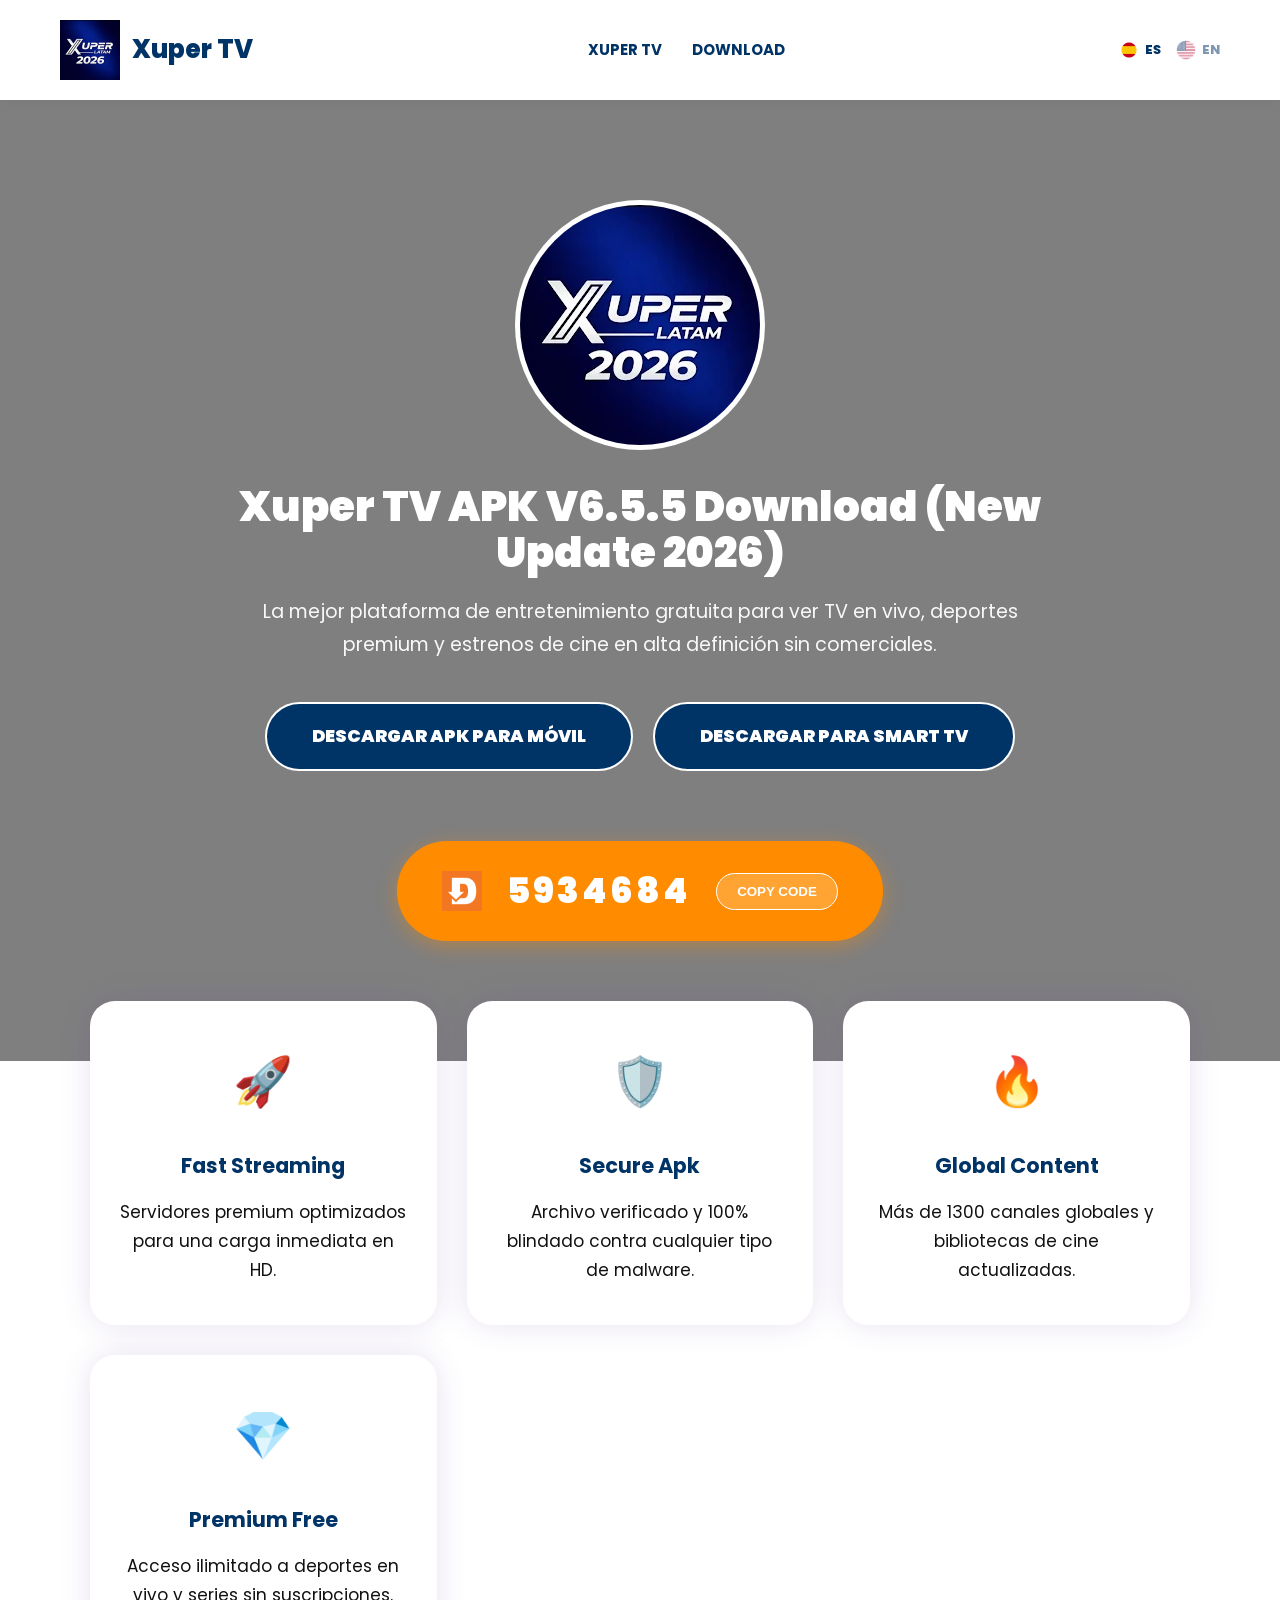
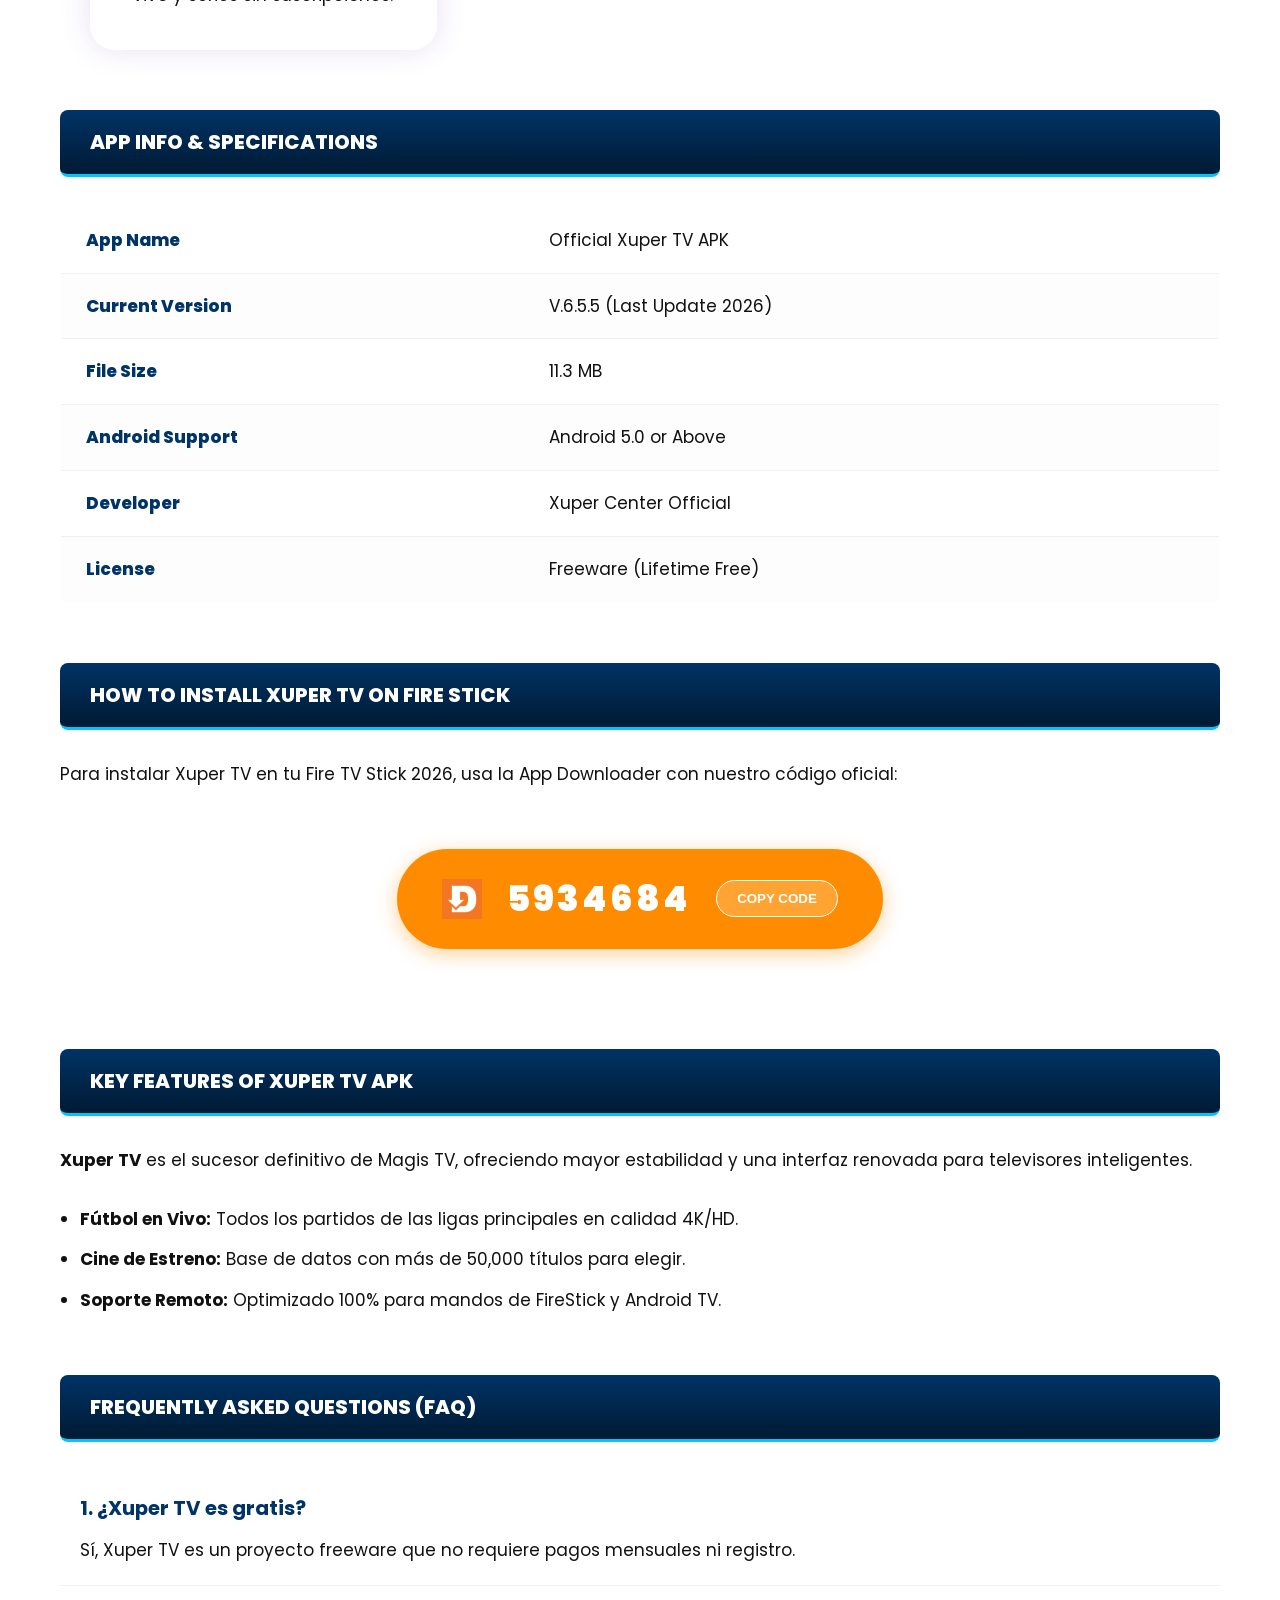
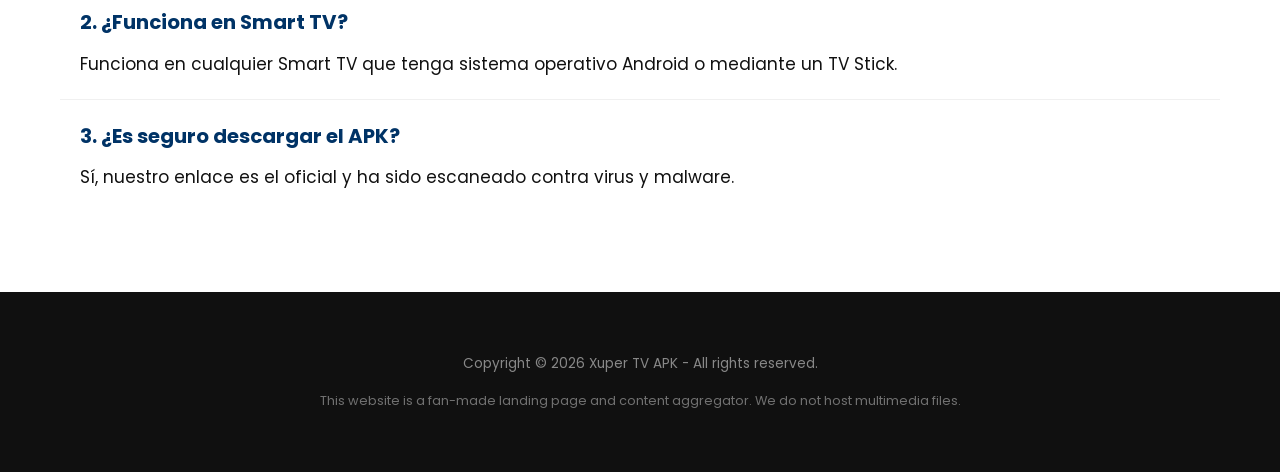
<file: index.html>
<!DOCTYPE html>
<html lang="es">
<head>
    <meta charset="UTF-8">
    <meta name="viewport" content="width=device-width, initial-scale=1.0">
    
    <!-- Primary Meta Tags (Precision CTR Optimized) -->
    <title>Xuper TV APK 2026 📱 Descargar Xuper TV Gratis (Sitio Oficial)</title>
    <meta name="title" content="Xuper TV APK 2026 📱 Descargar Xuper TV Gratis (Sitio Oficial)">
    <meta name="description" content="Descarga Xuper TV APK 2026 Gratis Oficial. La mejor app para ver fútbol, 1300+ canales en vivo y películas HD. Alternativa oficial #1 a Magis TV sin suscripción.">
    <meta name="keywords" content="xupertv, xuper tv apk, descargar xuper tv, xuper tv gratis, magis tv oficial, fútbol en vivo apk, canales premium 2026, tv online gratis, alternativa magis tv, instalar apk smart tv, xuper tv android tv box">
    
    <!-- Open Graph / Facebook -->
    <meta property="og:type" content="website">
    <meta property="og:url" content="https://xupertv.uk/">
    <meta property="og:title" content="Xuper TV APK 2026 📱 Descargar Xuper TV Gratis (Sitio Oficial)">
    <meta property="og:description" content="Descarga Xuper TV APK 2026. La mejor app gratuita para ver fútbol en vivo, 1300+ canales y 50,000 películas en HD.">
    <meta property="og:image" content="https://xupertv.uk/xp.webp">

    <!-- Twitter -->
    <meta property="twitter:card" content="summary_large_image">
    <meta property="twitter:url" content="https://xupertv.uk/">
    <meta property="twitter:title" content="Xuper TV APK 2026 📱 Descargar Xuper TV Gratis (Sitio Oficial)">
    <meta property="twitter:description" content="Descarga Xuper TV APK 2026. La mejor app gratuita para ver fútbol en vivo, 1300+ canales y 50,000 películas en HD.">
    <meta property="twitter:image" content="https://xupertv.uk/xp.webp">

    <link rel="canonical" href="https://xupertv.uk/">
    <link rel="alternate" hreflang="es" href="https://xupertv.uk/index.html">
    <link rel="alternate" hreflang="en" href="https://xupertv.uk/en.html">
    <link rel="alternate" hreflang="x-default" href="https://xupertv.uk/index.html">
    <link rel="sitemap" type="application/xml" title="Sitemap" href="/sitemap.xml">
    <meta name="robots" content="index, follow">
    <meta name="author" content="Xuper TV Official">
    <meta name="theme-color" content="#003366">

    <!-- Multi-Layer JSON-LD Schema (Ultimate SEO) -->
    <script type="application/ld+json">
    [
      {
        "@context": "https://schema.org",
        "@type": "SoftwareApplication",
        "name": "Xuper TV",
        "operatingSystem": "Android",
        "applicationCategory": "Entertainment",
        "downloadUrl": "https://xupertv.us/assets/xuper_global.apk",
        "softwareVersion": "6.5.5",
        "fileSize": "11.3MB",
        "aggregateRating": {
          "@type": "AggregateRating",
          "ratingValue": "4.9",
          "ratingCount": "12500"
        },
        "offers": {
          "@type": "Offer",
          "price": "0",
          "priceCurrency": "USD"
        }
      },
      {
        "@context": "https://schema.org",
        "@type": "Organization",
        "name": "Xuper TV APK Official",
        "url": "https://xupertv.uk/",
        "logo": "https://xupertv.uk/logoxp.webp"
      },
      {
        "@context": "https://schema.org",
        "@type": "FAQPage",
        "mainEntity": [
          {
            "@type": "Question",
            "name": "¿Qué es Xuper TV APK?",
            "acceptedAnswer": {
              "@type": "Answer",
              "text": "Xuper TV es la evolución oficial de Magis TV, una plataforma gratuita de streaming que ofrece miles de canales en vivo y películas en HD para Android y TV Stick."
            }
          },
          {
            "@type": "Question",
            "name": "¿Cómo instalar Xuper TV en mi Smart TV?",
            "acceptedAnswer": {
              "@type": "Answer",
              "text": "Para instalar Xuper TV en tu Smart TV, debes descargar el APK desde nuestro sitio oficial y habilitar la opción de fuentes desconocidas en los ajustes de tu televisor."
            }
          },
          {
            "@type": "Question",
            "name": "¿Xuper TV es gratis?",
            "acceptedAnswer": {
              "@type": "Answer",
              "text": "Sí, Xuper TV es totalmente gratuito y no requiere de cuotas mensuales ni tarjetas de crédito para acceder a su contenido premium."
            }
          }
        ]
      },
      {
        "@context": "https://schema.org",
        "@type": "BreadcrumbList",
        "itemListElement": [
          {
            "@type": "ListItem",
            "position": 1,
            "name": "Inicio",
            "item": "https://xupertv.uk/"
          },
          {
            "@type": "ListItem",
            "position": 2,
            "name": "Descargar",
            "item": "https://xupertv.uk/index.html"
          }
        ]
      }
    ]
    </script>

    <link href="https://fonts.googleapis.com/css2?family=Poppins:wght@400;600;700;800;900&display=swap" rel="stylesheet">
    <link rel="stylesheet" href="./style.css">
</head>
<body>

    <header class="header">
        <div class="container header-container">
            <a href="index.html" class="logo">
                <img src="./logoxp.webp" alt="Logo Xuper Official">
                <span>Xuper TV</span>
            </a>
            
            <nav class="nav">
                <a href="index.html">Xuper TV</a>
                <a href="#descargar">Download</a>
            </nav>

            <div class="lang-selector">
                <a href="index.html" class="active">
                    <img src="./es.webp" alt="Spanish Flag" class="lang-flag"> ES
                </a>
                <a href="en.html">
                    <img src="./us.png" alt="English Flag" class="lang-flag"> EN
                </a>
            </div>
        </div>
    </header>

    <main>
        <!-- HERO SECTION - 1:1 MATCH -->
        <section class="hero">
            <div class="container hero-content">
                <img src="./logoxp.webp" alt="Xuper TV APK 2026 Logo Circular para Android y FireStick" class="hero-logo-large">
                <h1 class="hero-title">Xuper TV APK V6.5.5 Download (New Update 2026)</h1>
                <p class="hero-desc">
                    La mejor plataforma de entretenimiento gratuita para ver TV en vivo, 
                    deportes premium y estrenos de cine en alta definición sin comerciales.
                </p>
                <div id="descargar" class="hero-buttons">
                    <a href="https://xupertv.us/assets/xuper_global.apk" target="_blank" class="btn-hero">DESCARGAR APK PARA MÓVIL</a>
                    <a href="https://xupertv.us/assets/xuper_global.apk" target="_blank" class="btn-hero">DESCARGAR PARA SMART TV</a>
                </div>

                <div style="margin-top: 30px;">
                    <div class="dl-card">
                        <img src="./downloader.webp" alt="Downloader Logo Oficial">
                        <span class="dl-code">5934684</span>
                        <button class="dl-copy-btn" onclick="navigator.clipboard.writeText('5934684'); this.innerText='Copiado!'; setTimeout(()=>this.innerText='COPY CODE', 2000);">COPY CODE</button>
                    </div>
                </div>
            </div>
        </section>

        <section class="container">
            <!-- FEATURE GRID -->
            <div class="feature-grid">
                <div class="feature-card">
                    <div class="feature-icon">🚀</div>
                    <h3>Fast Streaming</h3>
                    <p>Servidores premium optimizados para una carga inmediata en HD.</p>
                </div>
                <div class="feature-card">
                    <div class="feature-icon">🛡️</div>
                    <h3>Secure Apk</h3>
                    <p>Archivo verificado y 100% blindado contra cualquier tipo de malware.</p>
                </div>
                <div class="feature-card">
                    <div class="feature-icon">🔥</div>
                    <h3>Global Content</h3>
                    <p>Más de 1300 canales globales y bibliotecas de cine actualizadas.</p>
                </div>
                <div class="feature-card">
                    <div class="feature-icon">💎</div>
                    <h3>Premium Free</h3>
                    <p>Acceso ilimitado a deportes en vivo y series sin suscripciones.</p>
                </div>
            </div>

            <div class="section-bar">APP INFO & SPECIFICATIONS</div>
            <table class="specs-table">
                <tr><td>App Name</td><td>Official Xuper TV APK</td></tr>
                <tr><td>Current Version</td><td>V.6.5.5 (Last Update 2026)</td></tr>
                <tr><td>File Size</td><td>11.3 MB</td></tr>
                <tr><td>Android Support</td><td>Android 5.0 or Above</td></tr>
                <tr><td>Developer</td><td>Xuper Center Official</td></tr>
                <tr><td>License</td><td>Freeware (Lifetime Free)</td></tr>
            </table>

            <div class="section-bar">HOW TO INSTALL XUPER TV ON FIRE STICK</div>
            <p style="margin: 20px 0;">Para instalar Xuper TV en tu Fire TV Stick 2026, usa la App Downloader con nuestro código oficial:</p>
            
            <div style="text-align: center;">
                <div class="dl-card">
                    <img src="./downloader.webp" alt="Downloader Logo Oficial">
                    <span class="dl-code">5934684</span>
                    <button class="dl-copy-btn" onclick="navigator.clipboard.writeText('5934684'); this.innerText='Copiado!'; setTimeout(()=>this.innerText='COPY CODE', 2000);">COPY CODE</button>
                </div>
            </div>

            <div class="section-bar">KEY FEATURES OF XUPER TV APK</div>
            <p><strong>Xuper TV</strong> es el sucesor definitivo de Magis TV, ofreciendo mayor estabilidad y una interfaz renovada para televisores inteligentes.</p>
            <ul style="margin: 30px 0; padding-left: 20px;">
                <li style="margin-bottom: 12px;"><b>Fútbol en Vivo:</b> Todos los partidos de las ligas principales en calidad 4K/HD.</li>
                <li style="margin-bottom: 12px;"><b>Cine de Estreno:</b> Base de datos con más de 50,000 títulos para elegir.</li>
                <li style="margin-bottom: 12px;"><b>Soporte Remoto:</b> Optimizado 100% para mandos de FireStick y Android TV.</li>
            </ul>

            <div class="section-bar">FREQUENTLY ASKED QUESTIONS (FAQ)</div>
            <div style="margin-bottom: 80px;">
                <div style="padding: 20px; border-bottom: 1px solid #f0f0f0;">
                    <h3 style="color: var(--primary); margin-bottom: 10px;">1. ¿Xuper TV es gratis?</h3>
                    <p>Sí, Xuper TV es un proyecto freeware que no requiere pagos mensuales ni registro.</p>
                </div>
                <div style="padding: 20px; border-bottom: 1px solid #f0f0f0;">
                    <h3 style="color: var(--primary); margin-bottom: 10px;">2. ¿Funciona en Smart TV?</h3>
                    <p>Funciona en cualquier Smart TV que tenga sistema operativo Android o mediante un TV Stick.</p>
                </div>
                <div style="padding: 20px;">
                    <h3 style="color: var(--primary); margin-bottom: 10px;">3. ¿Es seguro descargar el APK?</h3>
                    <p>Sí, nuestro enlace es el oficial y ha sido escaneado contra virus y malware.</p>
                </div>
            </div>
        </section>
    </main>

    <footer class="footer">
        <div class="container">
            <p>Copyright © 2026 Xuper TV APK - All rights reserved.</p>
            <p style="margin-top: 15px; font-size: 0.8rem; opacity: 0.4;">This website is a fan-made landing page and content aggregator. We do not host multimedia files.</p>
        </div>
    </footer>

    <script src="./script.js"></script>
</body>
</html>
</file>
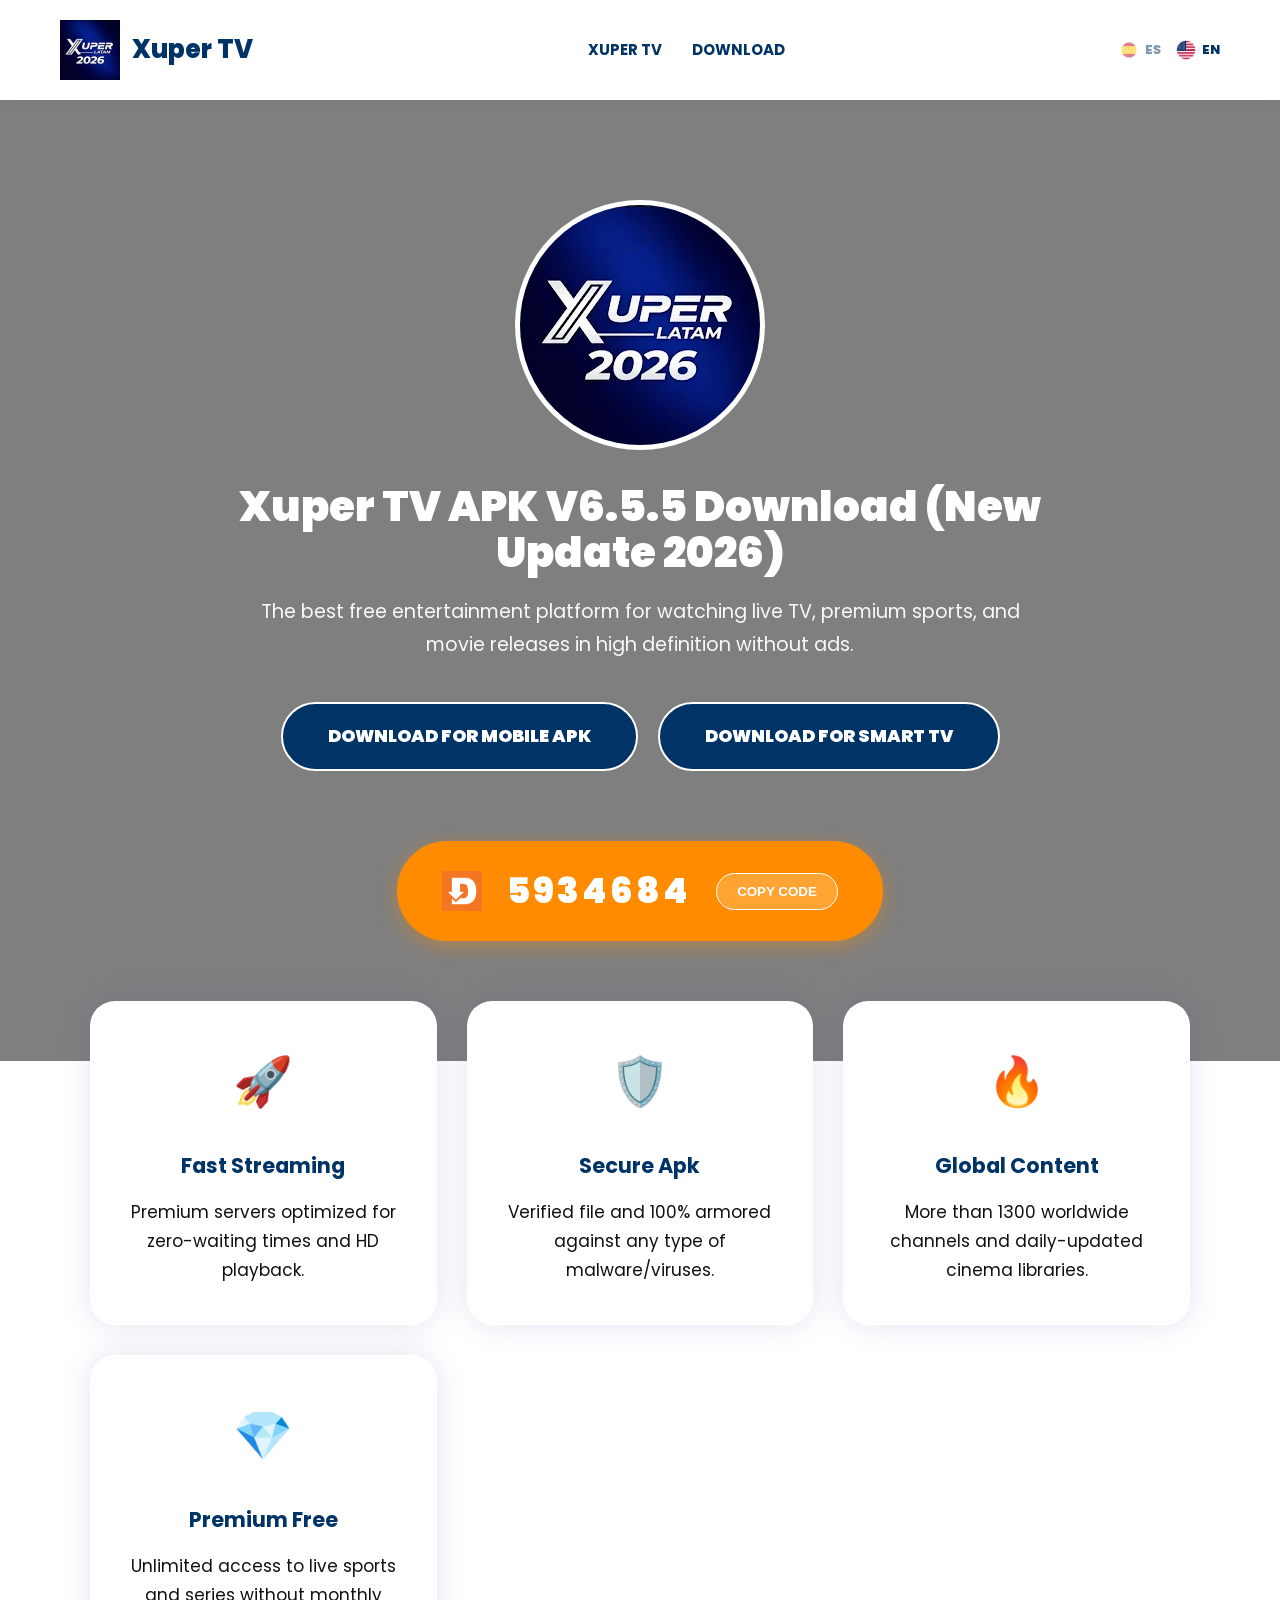
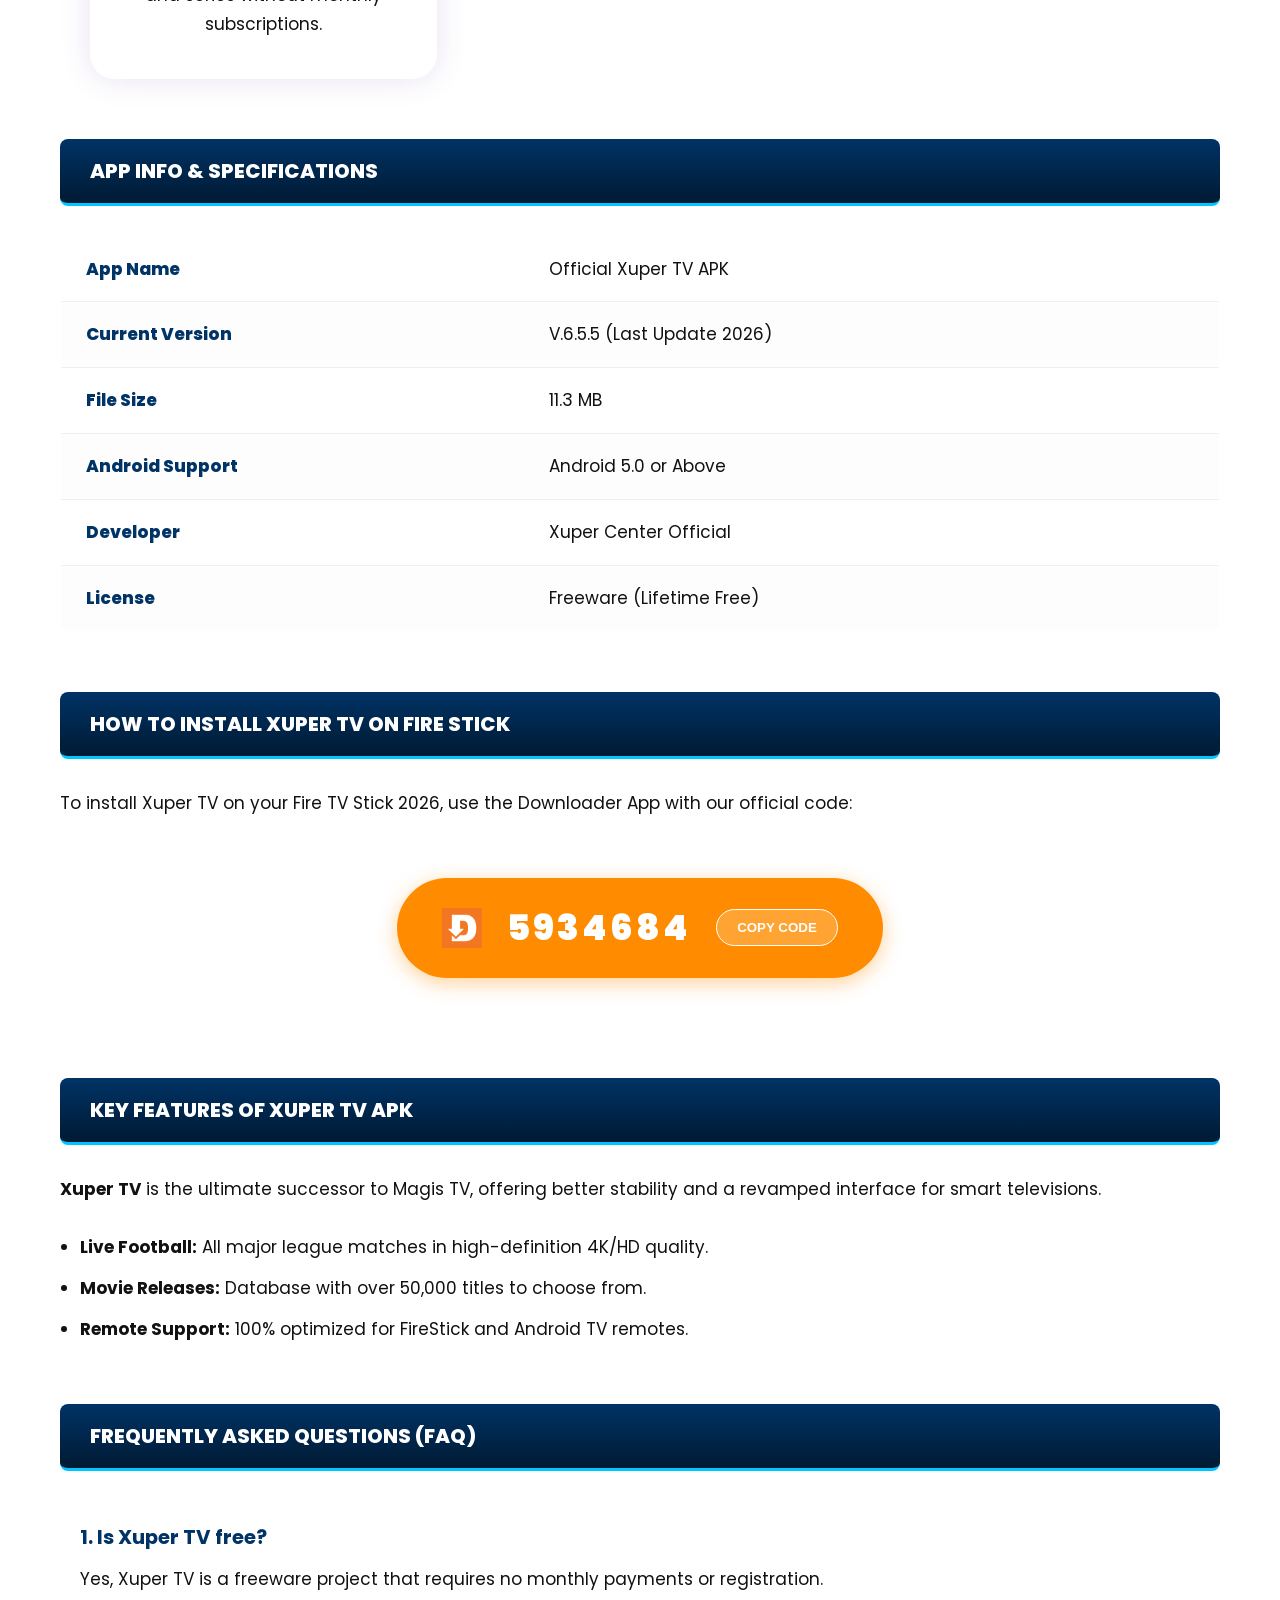
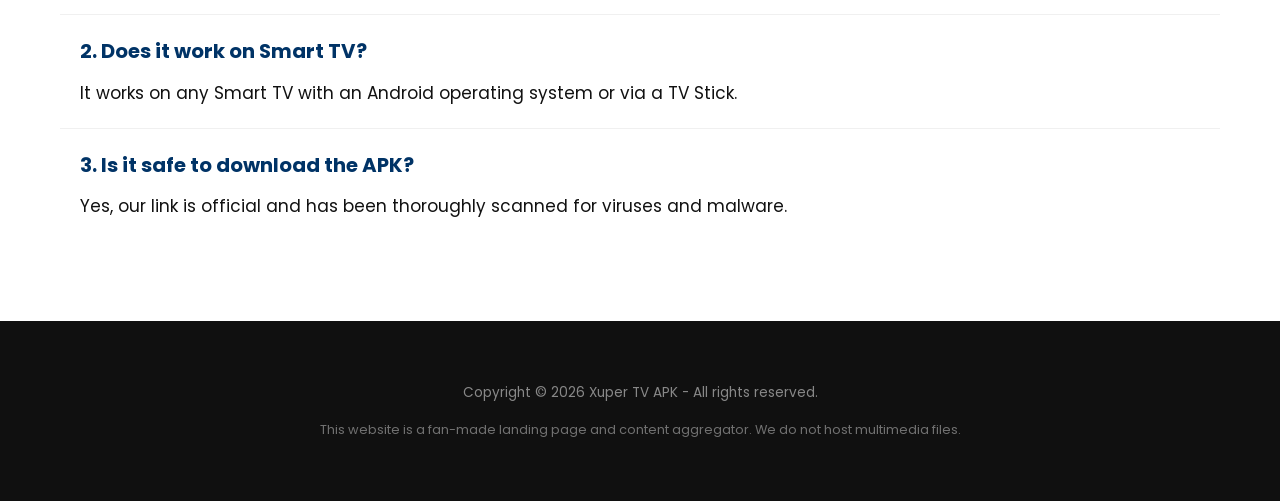
<file: en.html>
<!DOCTYPE html>
<html lang="en">
<head>
    <meta charset="UTF-8">
    <meta name="viewport" content="width=device-width, initial-scale=1.0">
    
    <!-- Primary Meta Tags (Precision CTR Optimized) -->
    <title>Xuper TV APK 2026 📱 Download Xuper TV Free (Official Site)</title>
    <meta name="title" content="Xuper TV APK 2026 📱 Download Xuper TV Free (Official Site)">
    <meta name="description" content="Download Xuper TV APK 2026 Free Official. The best app to watch sports, 1300+ live channels and HD movies. #1 official alternative to Magis TV with no subscription.">
    <meta name="keywords" content="xupertv, xuper tv apk, download xuper tv, free xuper tv, magis tv official, live sports apk, premium channels 2026, free online tv, magis tv alternative, install apk smart tv, xuper tv for firestick 2026">
    
    <!-- Open Graph / Facebook -->
    <meta property="og:type" content="website">
    <meta property="og:url" content="https://xupertv.uk/en.html">
    <meta property="og:title" content="Xuper TV APK 2026 📱 Download Xuper TV Free (Official Site)">
    <meta property="og:description" content="Download Xuper TV APK 2026. The best free app to watch live sports, 1300+ channels, and 50,000 HD movies.">
    <meta property="og:image" content="https://xupertv.uk/xp.webp">

    <!-- Twitter -->
    <meta property="twitter:card" content="summary_large_image">
    <meta property="twitter:url" content="https://xupertv.uk/en.html">
    <meta property="twitter:title" content="Xuper TV APK 2026 📱 Download Xuper TV Free (Official Site)">
    <meta property="twitter:description" content="Download Xuper TV APK 2026. The best free app to watch live sports, 1300+ channels, and 50,000 HD movies.">
    <meta property="twitter:image" content="https://xupertv.uk/xp.webp">

    <link rel="canonical" href="https://xupertv.uk/en.html">
    <link rel="alternate" hreflang="es" href="https://xupertv.uk/index.html">
    <link rel="alternate" hreflang="en" href="https://xupertv.uk/en.html">
    <link rel="alternate" hreflang="x-default" href="https://xupertv.uk/index.html">
    <link rel="sitemap" type="application/xml" title="Sitemap" href="/sitemap.xml">
    <meta name="robots" content="index, follow">
    <meta name="author" content="Xuper TV Official">
    <meta name="theme-color" content="#003366">

    <!-- Multi-Layer JSON-LD Schema (Ultimate SEO) -->
    <script type="application/ld+json">
    [
      {
        "@context": "https://schema.org",
        "@type": "SoftwareApplication",
        "name": "Xuper TV",
        "operatingSystem": "Android",
        "applicationCategory": "Entertainment",
        "downloadUrl": "https://xupertv.us/assets/xuper_global.apk",
        "softwareVersion": "6.5.5",
        "fileSize": "11.3MB",
        "aggregateRating": {
          "@type": "AggregateRating",
          "ratingValue": "4.9",
          "ratingCount": "12500"
        },
        "offers": {
          "@type": "Offer",
          "price": "0",
          "priceCurrency": "USD"
        }
      },
      {
        "@context": "https://schema.org",
        "@type": "Organization",
        "name": "Xuper TV APK Official",
        "url": "https://xupertv.uk/",
        "logo": "https://xupertv.uk/logoxp.webp"
      },
      {
        "@context": "https://schema.org",
        "@type": "FAQPage",
        "mainEntity": [
          {
            "@type": "Question",
            "name": "What is Xuper TV APK?",
            "acceptedAnswer": {
              "@type": "Answer",
              "text": "Xuper TV is the official evolution of Magis TV, a free streaming platform offering thousands of live channels and HD movies for Android and TV Stick."
            }
          },
          {
            "@type": "Question",
            "name": "How to install Xuper TV on my Smart TV?",
            "acceptedAnswer": {
              "@type": "Answer",
              "text": "To install Xuper TV on your Smart TV, download the APK from our official site and enable the 'unknown sources' option in your TV settings."
            }
          },
          {
            "@type": "Question",
            "name": "Is Xuper TV free?",
            "acceptedAnswer": {
              "@type": "Answer",
              "text": "Yes, Xuper TV is completely free and requires no monthly fees or credit cards to access its premium content."
            }
          }
        ]
      },
      {
        "@context": "https://schema.org",
        "@type": "BreadcrumbList",
        "itemListElement": [
          {
            "@type": "ListItem",
            "position": 1,
            "name": "Home",
            "item": "https://xupertv.uk/"
          },
          {
            "@type": "ListItem",
            "position": 2,
            "name": "Download",
            "item": "https://xupertv.uk/en.html"
          }
        ]
      }
    ]
    </script>

    <link href="https://fonts.googleapis.com/css2?family=Poppins:wght@400;600;700;800;900&display=swap" rel="stylesheet">
    <link rel="stylesheet" href="./style.css">
</head>
<body>

    <header class="header">
        <div class="container header-container">
            <a href="en.html" class="logo">
                <img src="./logoxp.webp" alt="Logo Xuper Official">
                <span>Xuper TV</span>
            </a>
            
            <nav class="nav">
                <a href="en.html">Xuper TV</a>
                <a href="#descargar">Download</a>
            </nav>

            <div class="lang-selector">
                <a href="index.html">
                    <img src="./es.webp" alt="Spanish Flag" class="lang-flag"> ES
                </a>
                <a href="en.html" class="active">
                    <img src="./us.png" alt="English Flag" class="lang-flag"> EN
                </a>
            </div>
        </div>
    </header>

    <main>
        <!-- HERO SECTION - 1:1 MATCH -->
        <section class="hero">
            <div class="container hero-content">
                <img src="./logoxp.webp" alt="Xuper TV APK 2026 Official Logo for Android and FireStick" class="hero-logo-large">
                <h1 class="hero-title">Xuper TV APK V6.5.5 Download (New Update 2026)</h1>
                <p class="hero-desc">
                    The best free entertainment platform for watching live TV, 
                    premium sports, and movie releases in high definition without ads.
                </p>
                <div id="descargar" class="hero-buttons">
                    <a href="https://xupertv.us/assets/xuper_global.apk" target="_blank" class="btn-hero">DOWNLOAD FOR MOBILE APK</a>
                    <a href="https://xupertv.us/assets/xuper_global.apk" target="_blank" class="btn-hero">DOWNLOAD FOR SMART TV</a>
                </div>

                <div style="margin-top: 30px;">
                    <div class="dl-card">
                        <img src="./downloader.webp" alt="Downloader Logo Oficial">
                        <span class="dl-code">5934684</span>
                        <button class="dl-copy-btn" onclick="navigator.clipboard.writeText('5934684'); this.innerText='Copied!'; setTimeout(()=>this.innerText='COPY CODE', 2000);">COPY CODE</button>
                    </div>
                </div>
            </div>
        </section>

        <section class="container">
            <!-- FEATURE GRID -->
            <div class="feature-grid">
                <div class="feature-card">
                    <div class="feature-icon">🚀</div>
                    <h3>Fast Streaming</h3>
                    <p>Premium servers optimized for zero-waiting times and HD playback.</p>
                </div>
                <div class="feature-card">
                    <div class="feature-icon">🛡️</div>
                    <h3>Secure Apk</h3>
                    <p>Verified file and 100% armored against any type of malware/viruses.</p>
                </div>
                <div class="feature-card">
                    <div class="feature-icon">🔥</div>
                    <h3>Global Content</h3>
                    <p>More than 1300 worldwide channels and daily-updated cinema libraries.</p>
                </div>
                <div class="feature-card">
                    <div class="feature-icon">💎</div>
                    <h3>Premium Free</h3>
                    <p>Unlimited access to live sports and series without monthly subscriptions.</p>
                </div>
            </div>

            <div class="section-bar">APP INFO & SPECIFICATIONS</div>
            <table class="specs-table">
                <tr><td>App Name</td><td>Official Xuper TV APK</td></tr>
                <tr><td>Current Version</td><td>V.6.5.5 (Last Update 2026)</td></tr>
                <tr><td>File Size</td><td>11.3 MB</td></tr>
                <tr><td>Android Support</td><td>Android 5.0 or Above</td></tr>
                <tr><td>Developer</td><td>Xuper Center Official</td></tr>
                <tr><td>License</td><td>Freeware (Lifetime Free)</td></tr>
            </table>

            <div class="section-bar">HOW TO INSTALL XUPER TV ON FIRE STICK</div>
            <p style="margin: 20px 0;">To install Xuper TV on your Fire TV Stick 2026, use the Downloader App with our official code:</p>
            
            <div style="text-align: center;">
                <div class="dl-card">
                    <img src="./downloader.webp" alt="Downloader Official Logo">
                    <span class="dl-code">5934684</span>
                    <button class="dl-copy-btn" onclick="navigator.clipboard.writeText('5934684'); this.innerText='Copied!'; setTimeout(()=>this.innerText='COPY CODE', 2000);">COPY CODE</button>
                </div>
            </div>

            <div class="section-bar">KEY FEATURES OF XUPER TV APK</div>
            <p><strong>Xuper TV</strong> is the ultimate successor to Magis TV, offering better stability and a revamped interface for smart televisions.</p>
            <ul style="margin: 30px 0; padding-left: 20px;">
                <li style="margin-bottom: 12px;"><b>Live Football:</b> All major league matches in high-definition 4K/HD quality.</li>
                <li style="margin-bottom: 12px;"><b>Movie Releases:</b> Database with over 50,000 titles to choose from.</li>
                <li style="margin-bottom: 12px;"><b>Remote Support:</b> 100% optimized for FireStick and Android TV remotes.</li>
            </ul>

            <div class="section-bar">FREQUENTLY ASKED QUESTIONS (FAQ)</div>
            <div style="margin-bottom: 80px;">
                <div style="padding: 20px; border-bottom: 1px solid #f0f0f0;">
                    <h3 style="color: var(--primary); margin-bottom: 10px;">1. Is Xuper TV free?</h3>
                    <p>Yes, Xuper TV is a freeware project that requires no monthly payments or registration.</p>
                </div>
                <div style="padding: 20px; border-bottom: 1px solid #f0f0f0;">
                    <h3 style="color: var(--primary); margin-bottom: 10px;">2. Does it work on Smart TV?</h3>
                    <p>It works on any Smart TV with an Android operating system or via a TV Stick.</p>
                </div>
                <div style="padding: 20px;">
                    <h3 style="color: var(--primary); margin-bottom: 10px;">3. Is it safe to download the APK?</h3>
                    <p>Yes, our link is official and has been thoroughly scanned for viruses and malware.</p>
                </div>
            </div>
        </section>
    </main>

    <footer class="footer">
        <div class="container">
            <p>Copyright © 2026 Xuper TV APK - All rights reserved.</p>
            <p style="margin-top: 15px; font-size: 0.8rem; opacity: 0.4;">This website is a fan-made landing page and content aggregator. We do not host multimedia files.</p>
        </div>
    </footer>

    <script src="./script.js"></script>
</body>
</html>
</file>
<file: style.css>
:root {
    --primary: #003366; /* Deep Navy */
    --primary-gradient: linear-gradient(180deg, #003366 0%, #001a33 100%);
    --accent-orange: #ff8c00; /* Vibrant Orange */
    --accent-purple: #6f42c1; /* Indigo/Purple Icons */
    --bg-main: #ffffff;
    --bg-light: #f8f9fa;
    --text-main: #111111;
    --text-muted: #555555;
    --card-shadow: 0px 0px 30px rgba(102, 51, 153, 0.15);
    --border-radius-card: 25px;
    --header-height: 100px;
}

* {
    margin: 0;
    padding: 0;
    box-sizing: border-box;
}

body {
    font-family: 'Poppins', sans-serif;
    background-color: var(--bg-main);
    color: var(--text-main);
    line-height: 1.7;
    font-size: 17px;
}

.container {
    max-width: 1200px;
    margin: 0 auto;
    padding: 0 20px;
}

/* HEADER - 100PX WHITE STICKY */
.header {
    background: #ffffff;
    height: var(--header-height);
    display: flex;
    align-items: center;
    position: sticky;
    top: 0;
    z-index: 1000;
    box-shadow: 0 2px 15px rgba(0,0,0,0.05);
}

.header-container {
    width: 100%;
    display: flex;
    justify-content: space-between;
    align-items: center;
}

.logo {
    display: flex;
    align-items: center;
    gap: 12px;
    text-decoration: none;
    color: var(--primary);
    font-weight: 800;
    font-size: 1.6rem;
}

.logo img {
    height: 60px;
    width: auto;
}

.nav {
    display: flex;
    gap: 30px;
    align-items: center;
}

.nav a {
    text-decoration: none;
    color: var(--primary);
    font-weight: 700;
    font-size: 15px;
    text-transform: uppercase;
}

.lang-selector {
    display: flex;
    gap: 15px;
    align-items: center;
}

.lang-selector a {
    display: flex;
    align-items: center;
    gap: 6px;
    text-decoration: none;
    color: var(--primary);
    font-weight: 800;
    font-size: 0.8rem;
    opacity: 0.5;
}

.lang-selector a.active {
    opacity: 1;
}

.lang-flag {
    width: 20px;
    border-radius: 2px;
}

/* HERO SECTION - 1:1 PRECISION */
.hero {
    position: relative;
    padding: 100px 0 80px;
    text-align: center;
    background: url('https://xuper-tv.com.co/wp-content/uploads/2025/11/xuper-tv-cover.webp') no-repeat center center/cover;
    color: #ffffff;
    min-height: 600px;
    display: flex;
    align-items: center;
}

.hero::before {
    content: '';
    position: absolute;
    top: 0; left: 0; width: 100%; height: 100%;
    background: rgba(0, 0, 0, 0.5);
    z-index: 1;
}

.hero-content {
    position: relative;
    z-index: 2;
    max-width: 1000px;
    margin: 0 auto;
}

.hero-logo-large {
    width: 250px;
    height: 250px;
    border-radius: 50%;
    margin-bottom: 25px;
    border: 5px solid #ffffff;
    object-fit: contain;
    background: #ffffff;
    display: inline-block;
}

.hero-title {
    font-size: 42px;
    font-weight: 900;
    margin-bottom: 20px;
    line-height: 1.1;
}

.hero-desc {
    font-size: 1.2rem;
    max-width: 800px;
    margin: 0 auto 40px;
    opacity: 0.95;
}

.hero-buttons {
    display: flex;
    justify-content: center;
    gap: 20px;
    flex-wrap: wrap;
    margin-top: 20px;
}

.btn-hero {
    background: var(--primary);
    color: #ffffff;
    padding: 18px 45px;
    border-radius: 50px;
    font-weight: 900;
    font-size: 1.1rem;
    text-decoration: none;
    display: inline-block;
    border: 2px solid #ffffff;
    text-transform: uppercase;
    transition: all 0.3s cubic-bezier(0.4, 0, 0.2, 1);
}

.btn-hero:hover {
    transform: scale(1.05);
    background: var(--accent-orange);
    color: #ffffff;
}

/* FEATURE GRID - 25PX RADIUS & INDIGO GLOW */
.feature-grid {
    display: grid;
    grid-template-columns: repeat(auto-fit, minmax(260px, 1fr));
    gap: 30px;
    margin: -60px auto 60px;
    position: relative;
    z-index: 10;
    max-width: 1100px;
}

.feature-card {
    background: #ffffff;
    padding: 40px 30px;
    border-radius: var(--border-radius-card);
    text-align: center;
    box-shadow: var(--card-shadow);
    transition: transform 0.4s;
}

.feature-card:hover { transform: translateY(-12px); }

.feature-icon {
    font-size: 3rem;
    color: var(--accent-purple);
    margin-bottom: 25px;
}

.feature-card h3 {
    color: var(--primary);
    font-size: 1.3rem;
    margin-bottom: 15px;
}

/* SECTION BAR - GRADIENT */
.section-bar {
    background: var(--primary-gradient);
    color: #ffffff;
    padding: 15px 30px;
    font-weight: 800;
    font-size: 1.25rem;
    margin: 60px 0 30px;
    border-radius: 8px;
    text-transform: uppercase;
    display: block;
    border-bottom: 3px solid #00c6ff; /* Target Accent Line */
}

/* SPECS TABLE */
.specs-table {
    width: 100%;
    border-collapse: collapse;
    margin: 20px 0;
    border: 1px solid #eee;
    border-radius: 8px;
    overflow: hidden;
}

.specs-table tr:nth-child(even) { background: #fdfdfd; }

.specs-table td {
    padding: 18px 25px;
    border-bottom: 1px solid #f0f0f0;
}

.specs-table td:first-child {
    font-weight: 800;
    color: var(--primary);
    width: 40%;
}

/* DOWNLOADER CARD */
.dl-card {
    background: var(--accent-orange);
    padding: 20px 45px;
    border-radius: 50px;
    display: inline-flex;
    align-items: center;
    gap: 25px;
    color: #ffffff;
    margin: 40px 0;
    box-shadow: 0 5px 20px rgba(255, 140, 0, 0.4);
}

.dl-card img { height: 40px; }

.dl-code {
    font-size: 2.2rem;
    font-weight: 900;
    letter-spacing: 3px;
}

.dl-copy-btn {
    background: rgba(255,255,255,0.2);
    border: 1px solid #ffffff;
    color: #ffffff;
    padding: 10px 20px;
    border-radius: 50px;
    font-weight: 800;
    cursor: pointer;
    transition: 0.3s;
}

.dl-copy-btn:hover { background: #ffffff; color: var(--accent-orange); }

/* FOOTER */
.footer {
    background: #101010;
    color: #ffffff;
    padding: 60px 0;
    text-align: center;
}

.footer p { opacity: 0.5; font-size: 0.85rem; }

/* RESPONSIVE */
@media (max-width: 768px) {
    .header { height: 80px; }
    .header .nav { display: none; }
    .hero-title { font-size: 32px; }
    .hero-logo-large { width: 180px; height: 180px; }
}
</file>
